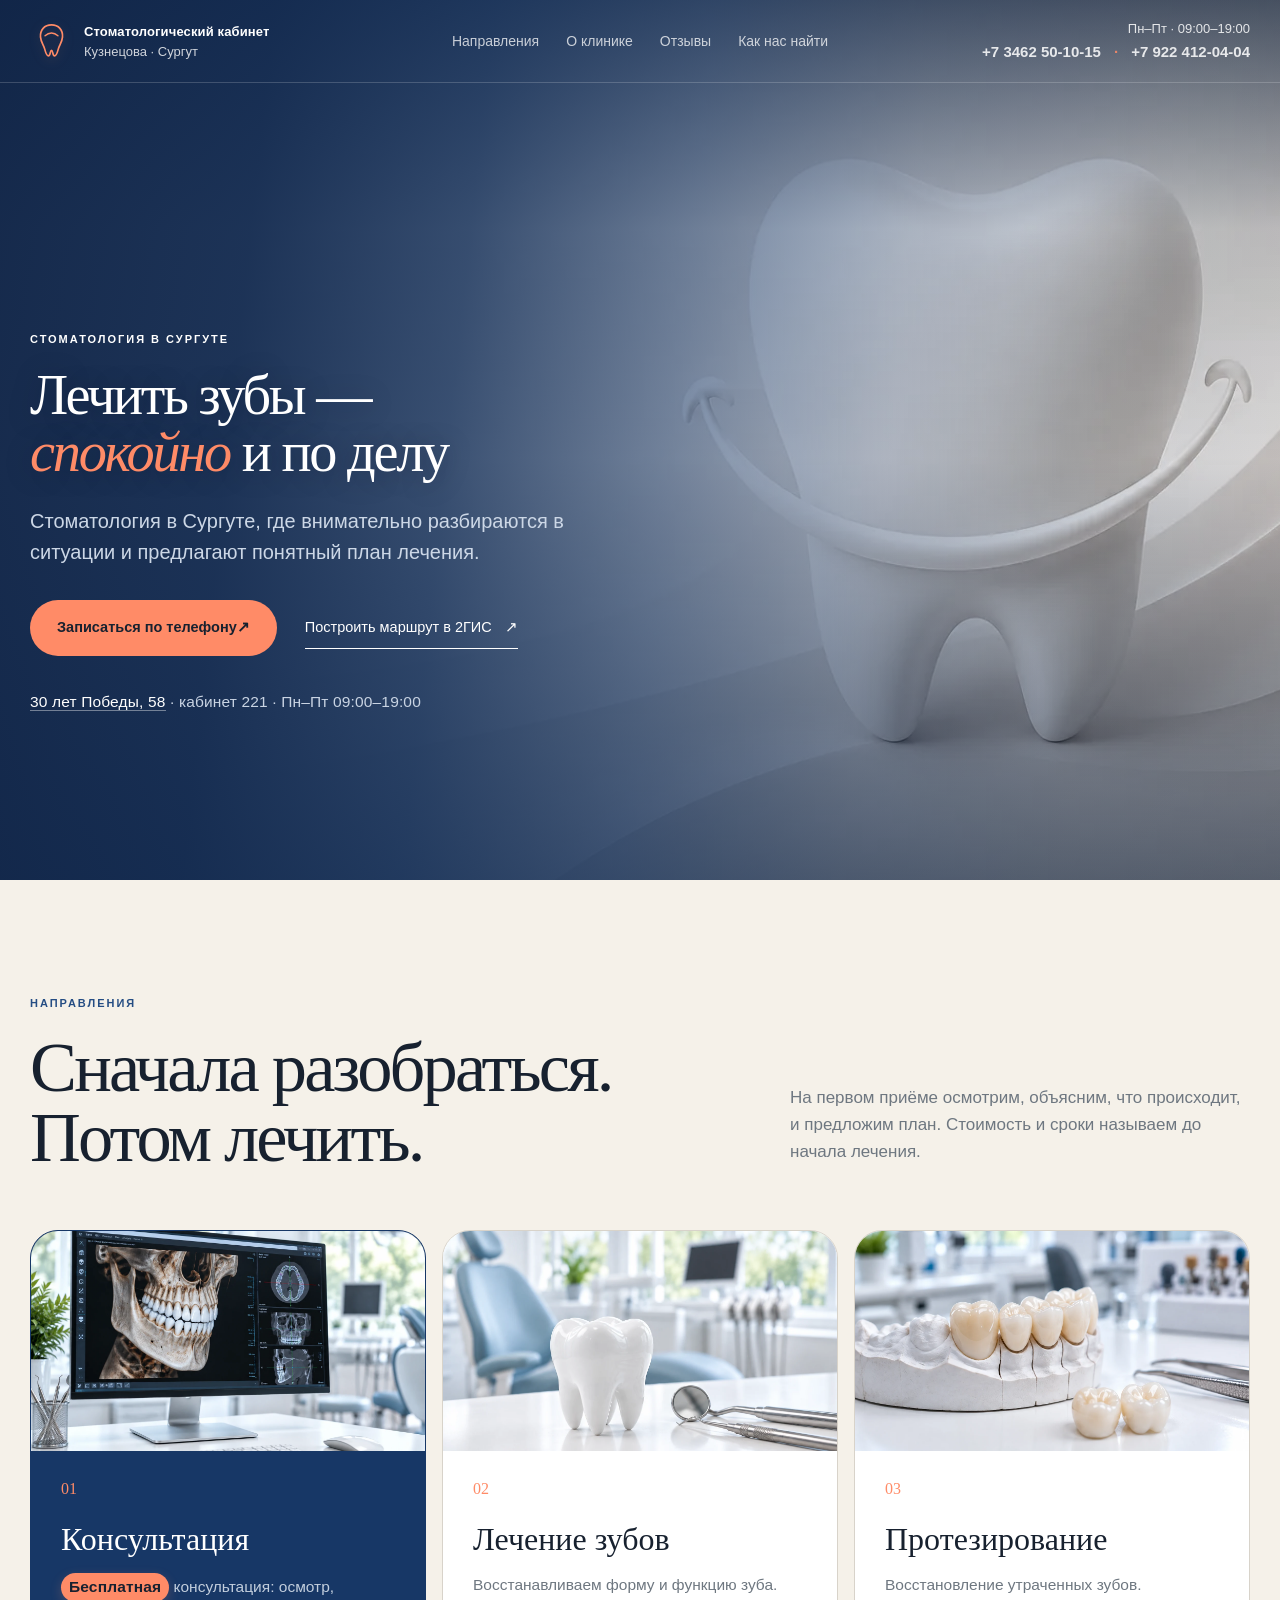
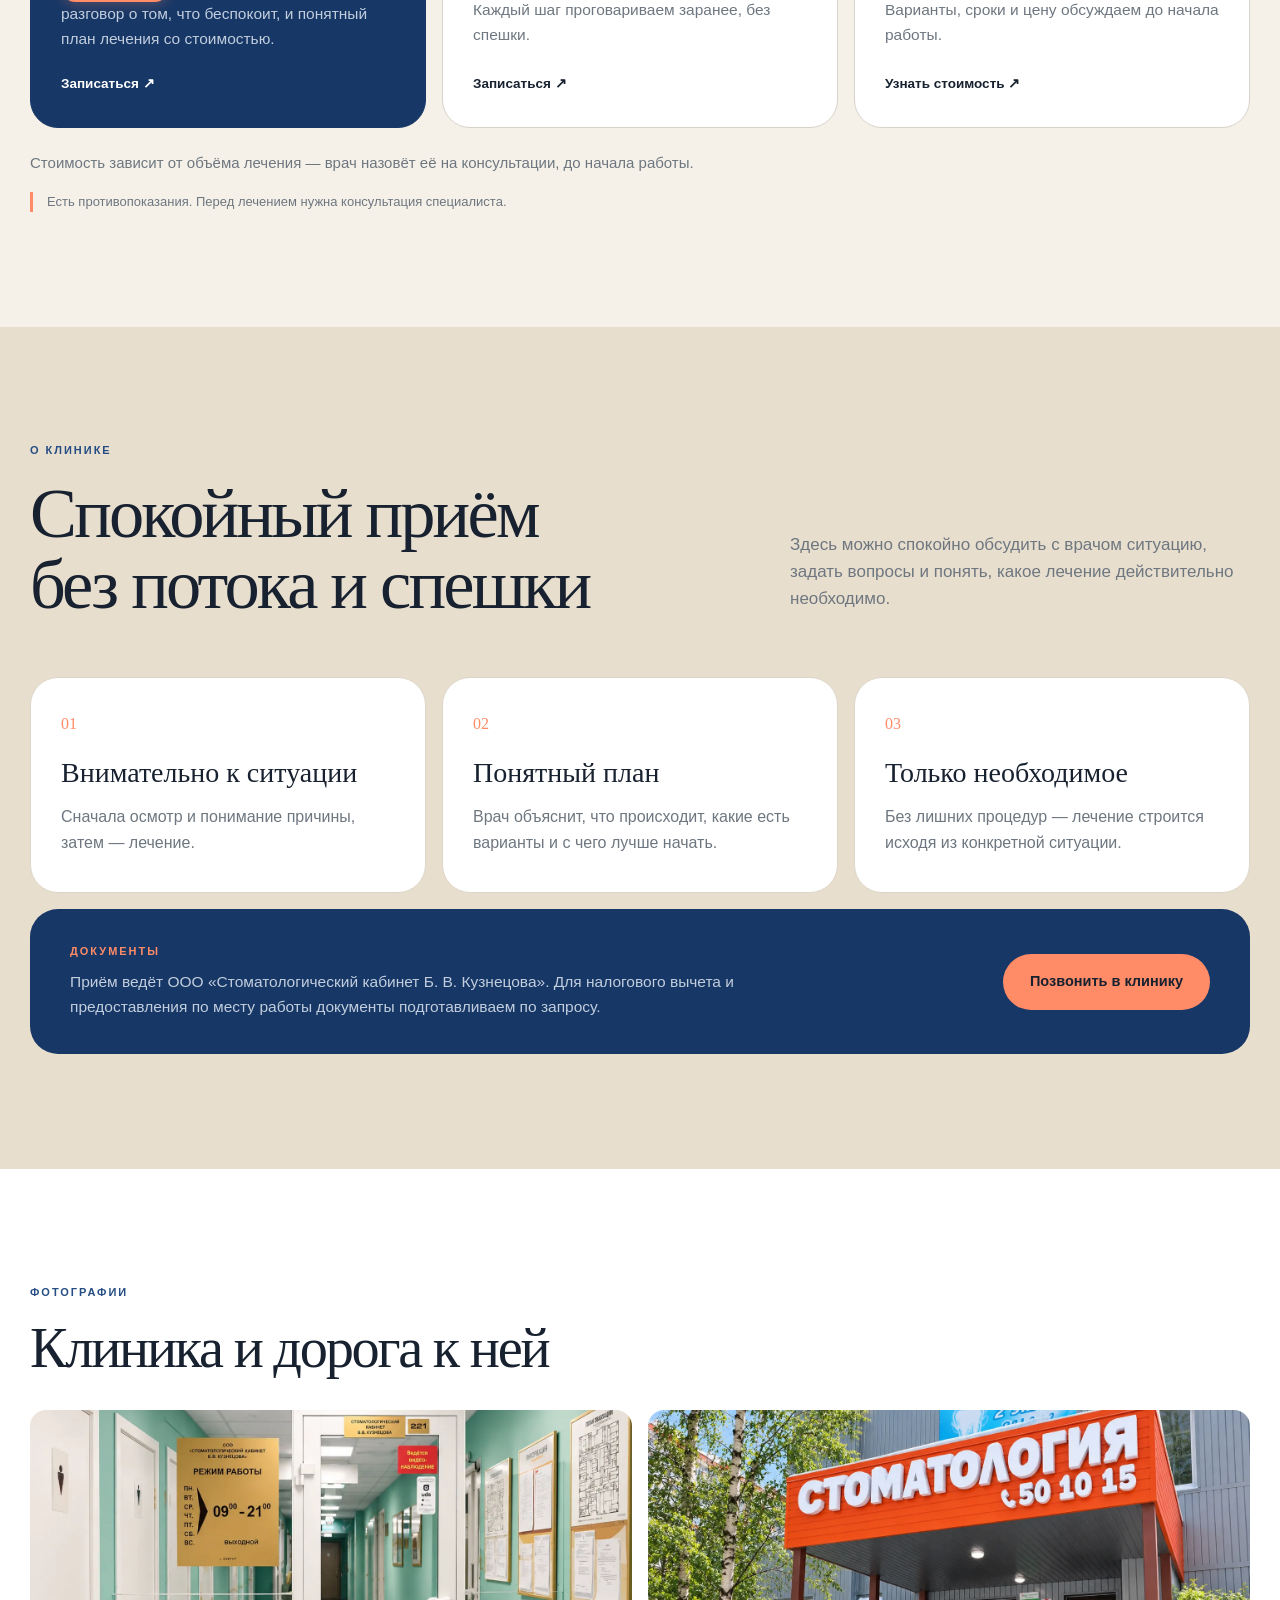
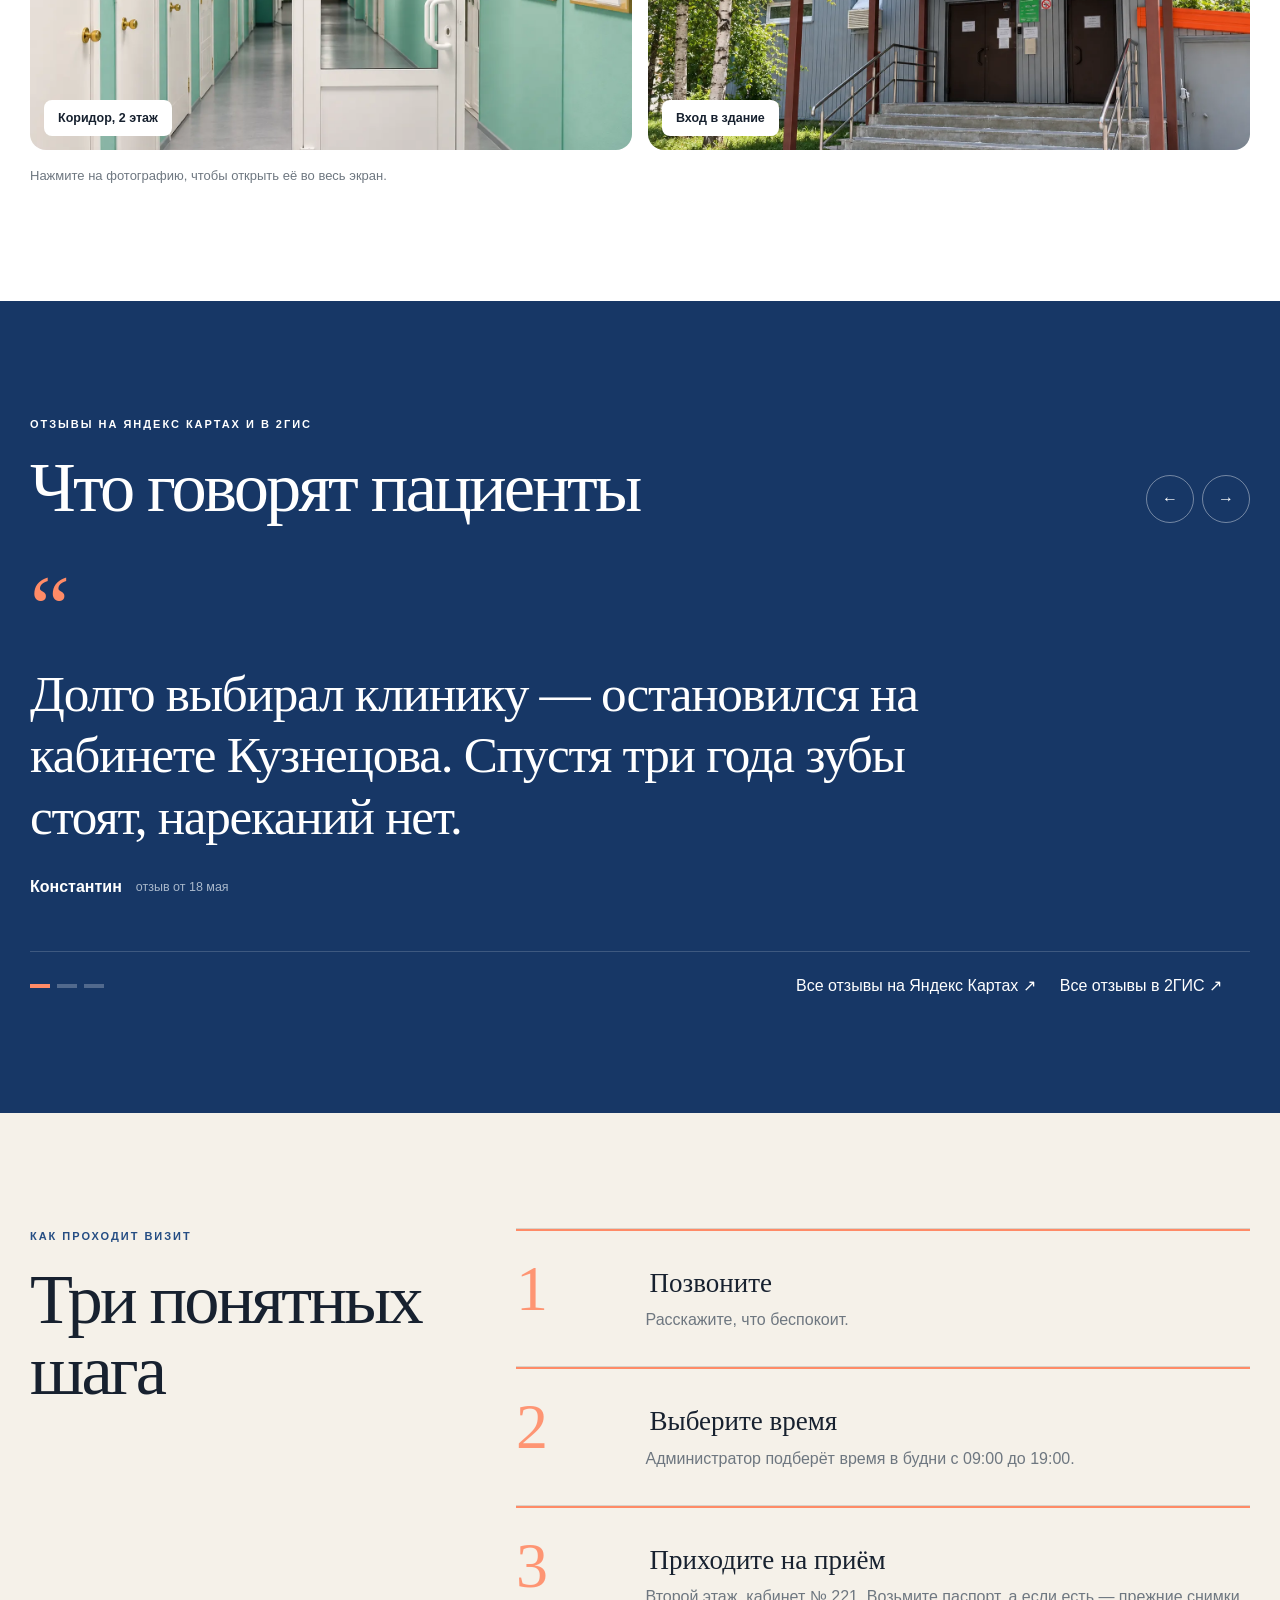
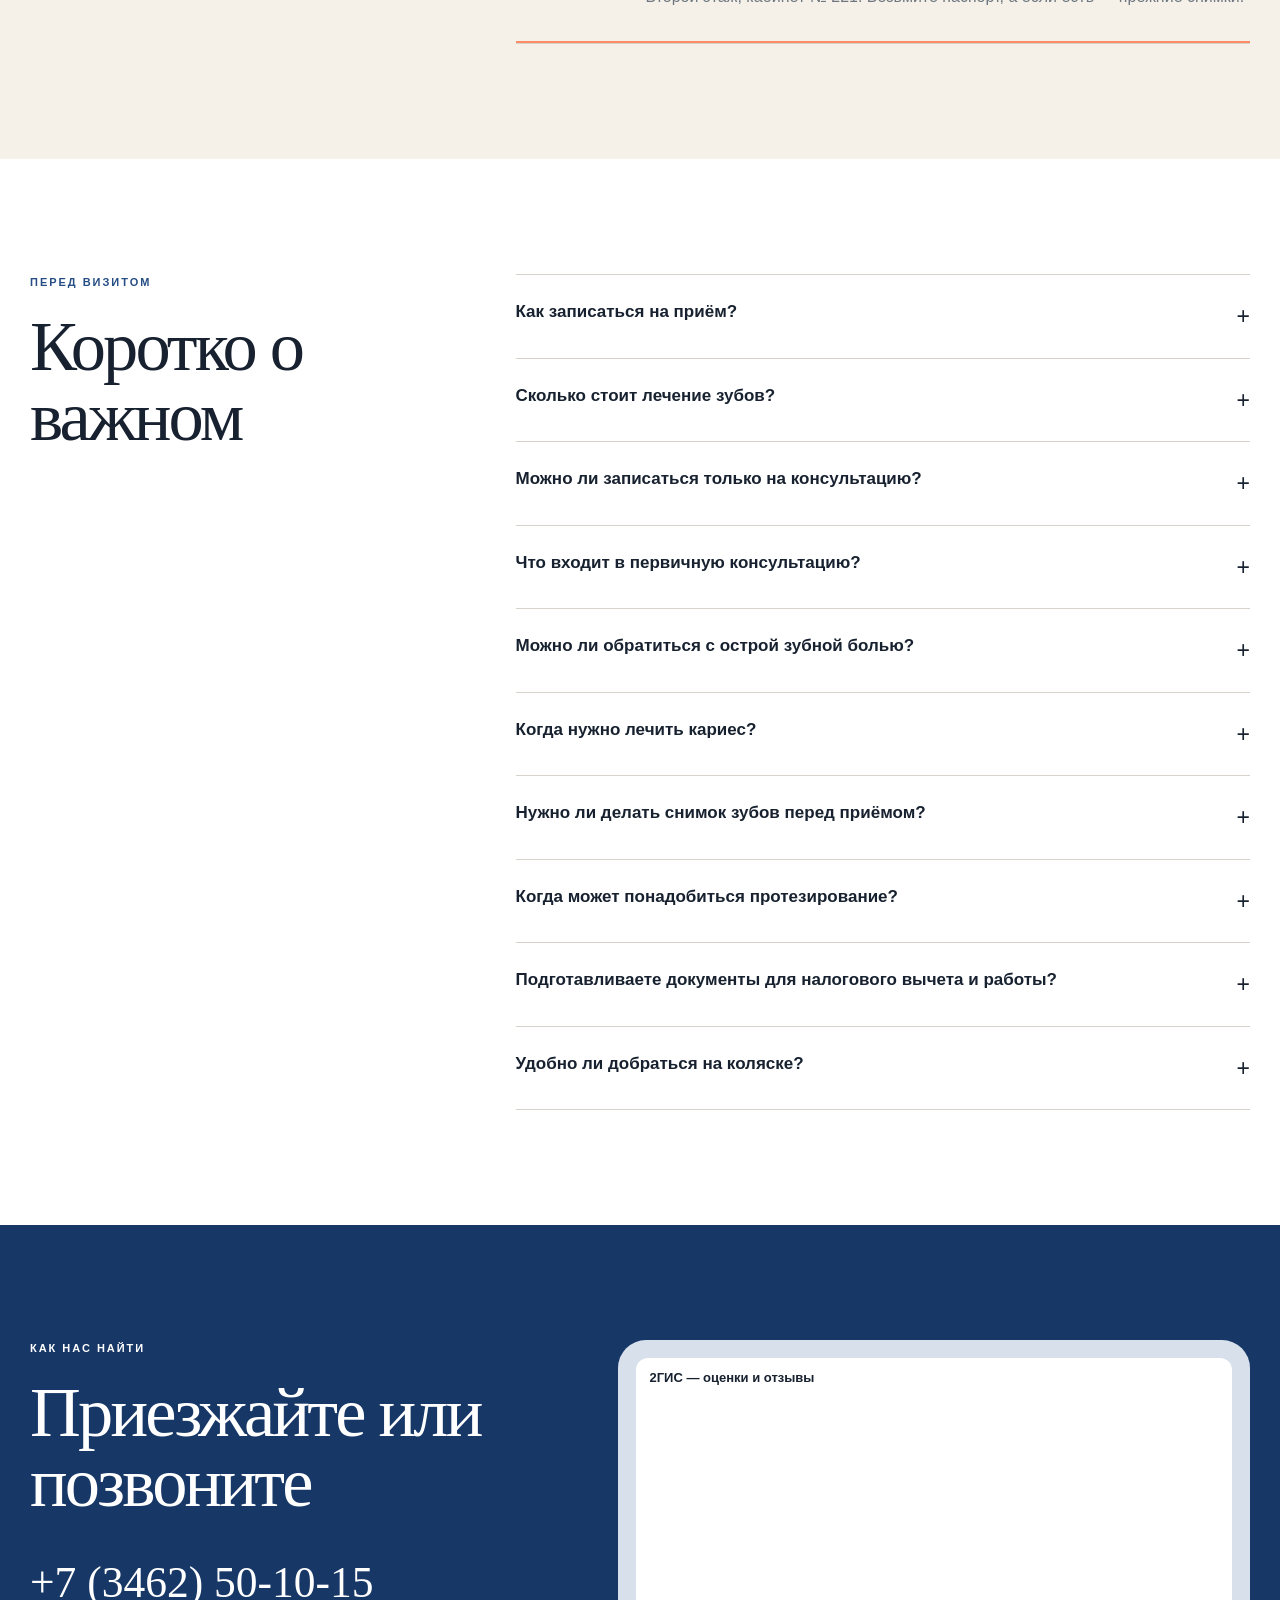
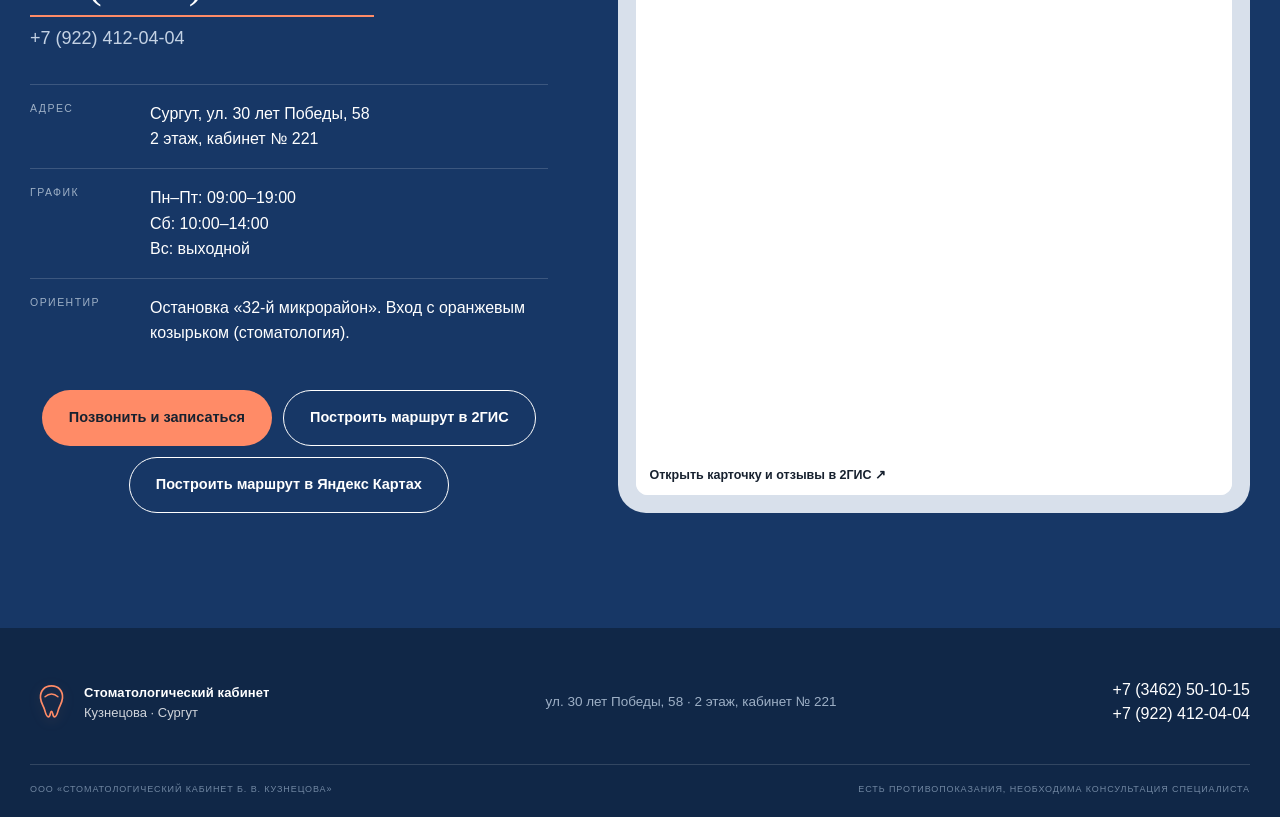
<file: index.html>
<!doctype html>
<html lang="ru" class="js">
<head>
  <meta charset="utf-8">
  <meta name="viewport" content="width=device-width, initial-scale=1">
  <meta name="description" content="Стоматология Б. В. Кузнецова в Сургуте: лечение зубов, протезирование, консультация. Приём по записи в будни, ул. 30 лет Победы, 58, кабинет № 221.">
  <meta name="theme-color" content="#173766">
  <title>Стоматология Б. В. Кузнецова — Сургут</title>
  <link rel="icon" href="data:image/svg+xml,%3Csvg xmlns='http://www.w3.org/2000/svg' viewBox='0 0 32 32'%3E%3Crect width='32' height='32' rx='7' fill='%23173766'/%3E%3Cpath d='M16 4c-6 0-9 4-8 10 1 4 3 5 4 9 1 3 2 5 4 5s1-5 2-5 1 5 3 5 3-2 4-5c1-4 3-5 4-9 1-6-2-10-8-10Z' fill='none' stroke='%23ff8b67' stroke-width='2'/%3E%3C/svg%3E">
  <link rel="stylesheet" href="styles.css">
  <script src="script.js" defer></script>
</head>
<body>
  <div class="preloader" aria-hidden="true"><div class="preloader-brand"><span class="preloader-tooth"><svg viewBox="0 0 96 112" role="img" aria-label="Зуб"><path d="M48 5C26 5 12 20 14 43c1.4 17 9.6 23.5 13 38.5C30.2 93 35 106 42 106c7 0 5.2-18 10-18s3 18 10 18c7 0 11.8-13 15-24.5C80.4 66.5 88.6 60 90 43 92 20 78 5 56 5Z"/><path d="M27 40c7-7 14-10 21-10s14 3 21 10"/></svg><i>+</i></span><strong>Стоматологическая клиника</strong><b>Кузнецова</b></div><span class="preloader-line"><i></i></span></div>
  <div class="scroll-progress" id="scrollProgress" aria-hidden="true"></div>
  <a class="skip-link" href="#main">К содержанию</a>
  <header class="site-header" id="top">
    <div class="container header-row">
      <a class="logo" href="#top" aria-label="Стоматологический кабинет Кузнецова — на главную"><span class="logo-mark" aria-hidden="true"><svg viewBox="0 0 48 56" role="img"><path d="M24 3C13 3 6 11 7 22c.7 8 4.6 11.5 6.4 18.2 1.4 5.2 2.6 10.8 6 10.8 3 0 2.4-8.7 4.6-8.7s1.6 8.7 4.6 8.7c3.4 0 4.6-5.6 6-10.8C36.4 33.5 40.3 30 41 22 42 11 35 3 24 3Z" fill="none" stroke="currentColor" stroke-width="2.6"/><path d="M14 20c3.2-3 6.5-4.5 10-4.5S30.8 17 34 20" fill="none" stroke="currentColor" stroke-width="2.2" stroke-linecap="round"/></svg></span><span><b>Стоматологический кабинет</b><small>Кузнецова · Сургут</small></span></a>
      <button class="menu-toggle" type="button" aria-expanded="false" aria-controls="nav" aria-label="Открыть меню"><span></span><span></span></button>
      <nav id="nav" class="main-nav" aria-label="Основная навигация"><a href="#care">Направления</a><a href="#clinic">О клинике</a><a href="#reviews">Отзывы</a><a href="#contacts">Как нас найти</a></nav>
      <div class="header-call"><small>Пн–Пт · 09:00–19:00</small><span class="header-phones"><a href="tel:+73462501015">+7 3462 50-10-15</a><a href="tel:+79224120404">+7 922 412-04-04</a></span></div>
    </div>
  </header>

  <main id="main">
    <section class="hero">
      <img class="hero-photo" src="assets/images/hero-1.webp" alt="" width="1672" height="941" fetchpriority="high">
      <div class="hero-veil" aria-hidden="true"></div>
      <div class="container hero-inner">
        <div class="hero-copy reveal">
          <p class="eyebrow">Стоматология в Сургуте</p>
          <h1>Лечить зубы —<br><em>спокойно</em> и по делу</h1>
          <p class="hero-lead">Стоматология в Сургуте, где внимательно разбираются в ситуации и предлагают понятный план лечения.</p>
          <div class="hero-actions"><a class="button button-accent" href="tel:+73462501015">Записаться по телефону <span>↗</span></a><a class="plain-link" href="https://2gis.ru/surgut/firm/5489290326837614" target="_blank" rel="noopener">Построить маршрут в 2ГИС <span>↗</span></a></div>
          <p class="hero-facts"><a href="https://2gis.ru/surgut/firm/5489290326837614" target="_blank" rel="noopener">30 лет Победы, 58</a> · кабинет 221 · Пн–Пт 09:00–19:00</p>
        </div>
      </div>
    </section>

    <section class="section care" id="care">
      <div class="container">
        <div class="heading-row reveal"><div><p class="eyebrow blue">Направления</p><h2>Сначала разобраться.<br>Потом лечить.</h2></div><p>На первом приёме осмотрим, объясним, что происходит, и предложим план. Стоимость и сроки называем до начала лечения.</p></div>
        <!-- ДЕМОНСТРАЦИОННЫЕ ФОТО (consult-1, treatment-1, prosthetics-1): заменить на съёмку клиники. -->
        <div class="care-grid">
          <article class="care-card dark reveal"><img src="assets/images/consult-1.webp" alt="Компьютерная томограмма челюсти на мониторе в кабинете" width="1536" height="1024" loading="lazy"><div class="care-body"><span class="care-num">01</span><h3>Консультация</h3><p><strong class="free-consult">Бесплатная</strong> консультация: осмотр, разговор о том, что беспокоит, и понятный план лечения со стоимостью.</p><a href="tel:+73462501015">Записаться ↗</a></div></article>
          <article class="care-card reveal"><img src="assets/images/treatment-1.webp" alt="Модель зуба и стоматологические инструменты в кабинете" width="1536" height="1024" loading="lazy"><div class="care-body"><span class="care-num">02</span><h3>Лечение зубов</h3><p>Восстанавливаем форму и функцию зуба. Каждый шаг проговариваем заранее, без спешки.</p><a href="tel:+73462501015">Записаться ↗</a></div></article>
          <article class="care-card reveal"><img src="assets/images/prosthetics-1.webp" alt="Гипсовая модель челюсти с коронками" width="1536" height="1024" loading="lazy"><div class="care-body"><span class="care-num">03</span><h3>Протезирование</h3><p>Восстановление утраченных зубов. Варианты, сроки и цену обсуждаем до начала работы.</p><a href="tel:+73462501015">Узнать стоимость ↗</a></div></article>
        </div>
        <p class="price-line reveal">Стоимость зависит от объёма лечения — врач назовёт её на консультации, до начала работы.</p>
        <p class="disclaimer reveal">Есть противопоказания. Перед лечением нужна консультация специалиста.</p>
      </div>
    </section>

    <section class="section clinic" id="clinic">
      <div class="container">
        <div class="heading-row reveal"><div><p class="eyebrow blue">О клинике</p><h2>Спокойный приём<br>без потока и спешки</h2></div><p>Здесь можно спокойно обсудить с врачом ситуацию, задать вопросы и понять, какое лечение действительно необходимо.</p></div>
        <div class="clinic-cards">
          <article class="clinic-card reveal"><span class="care-num">01</span><h3>Внимательно к ситуации</h3><p>Сначала осмотр и понимание причины, затем — лечение.</p></article>
          <article class="clinic-card reveal"><span class="care-num">02</span><h3>Понятный план</h3><p>Врач объяснит, что происходит, какие есть варианты и с чего лучше начать.</p></article>
          <article class="clinic-card reveal"><span class="care-num">03</span><h3>Только необходимое</h3><p>Без лишних процедур — лечение строится исходя из конкретной ситуации.</p></article>
        </div>
        <div class="docs-band reveal">
          <div><p class="eyebrow">Документы</p><p>Приём ведёт ООО «Стоматологический кабинет Б. В. Кузнецова». Для налогового вычета и предоставления по месту работы документы подготавливаем по запросу.</p></div>
          <a class="button button-accent" href="tel:+73462501015">Позвонить в клинику</a>
        </div>
      </div>
    </section>

    <section class="section gallery" id="gallery">
      <div class="container">
        <div class="gallery-head reveal"><p class="eyebrow blue">Фотографии</p><h2>Клиника и дорога к ней</h2></div>
        <div class="gallery-track reveal">
          <button class="photo-card" type="button" data-photo="0"><img src="assets/images/gallery-1.webp" alt="Коридор второго этажа и дверь кабинета № 221" width="1448" height="1086" loading="lazy"><span>Коридор, 2 этаж</span></button>
          <button class="photo-card" type="button" data-photo="1"><img src="assets/images/gallery-2.webp" alt="Вход в здание с вывеской «Стоматология»" width="1448" height="1086" loading="lazy"><span>Вход в здание</span></button>
        </div>
        <p class="gallery-hint">Нажмите на фотографию, чтобы открыть её во весь экран.</p>
      </div>
    </section>

    <section class="section reviews" id="reviews">
      <div class="container">
        <div class="heading-row light reveal"><div><p class="eyebrow">Отзывы на Яндекс Картах и в 2ГИС</p><h2>Что говорят пациенты</h2></div><div class="review-controls"><button class="review-prev" type="button" aria-label="Предыдущий отзыв">←</button><button class="review-next" type="button" aria-label="Следующий отзыв">→</button></div></div>
        <div class="review-stage reveal" aria-live="polite">
          <article class="review-slide active"><div class="quote">“</div><p>Долго выбирал клинику — остановился на кабинете Кузнецова. Спустя три года зубы стоят, нареканий нет.</p><footer><b>Константин</b><span>отзыв от 18 мая</span></footer></article>
          <article class="review-slide"><div class="quote">“</div><p>Много лет прохожу здесь лечение и протезирование. Высокий профессионализм врача, внимательное отношение, вежливый администратор.</p><footer><b>Татьяна Л.</b><span>отзыв от 5 марта 2024</span></footer></article>
          <article class="review-slide"><div class="quote">“</div><p>Я не ожидал, что увижу свою улыбку — ту самую, что была. А мне её вернули.</p><footer><b>Максим Бабичев</b><span>отзыв от 12 июля 2024</span></footer></article>
        </div>
        <div class="review-footer"><div class="review-dots" aria-label="Выбор отзыва"><button class="active" type="button" aria-label="Отзыв 1"></button><button type="button" aria-label="Отзыв 2"></button><button type="button" aria-label="Отзыв 3"></button></div><div class="review-links"><a href="https://yandex.ru/maps/org/stomatologiya_b_v_kuznetsova/126343103693/" target="_blank" rel="noopener">Все отзывы на Яндекс Картах ↗</a><a href="https://2gis.ru/surgut/firm/5489290326837614" target="_blank" rel="noopener">Все отзывы в 2ГИС ↗</a></div></div>
      </div>
    </section>

    <section class="section route">
      <div class="container route-grid">
        <div class="route-copy reveal"><p class="eyebrow blue">Как проходит визит</p><h2>Три понятных шага</h2></div>
        <ol class="steps"><li class="reveal"><span>1</span><div><h3>Позвоните</h3><p>Расскажите, что беспокоит.</p></div></li><li class="reveal"><span>2</span><div><h3>Выберите время</h3><p>Администратор подберёт время в будни с 09:00 до 19:00.</p></div></li><li class="reveal"><span>3</span><div><h3>Приходите на приём</h3><p>Второй этаж, кабинет № 221. Возьмите паспорт, а если есть — прежние снимки.</p></div></li></ol>
      </div>
    </section>

    <section class="section faq" id="faq">
      <div class="container faq-grid"><div class="faq-heading reveal"><p class="eyebrow blue">Перед визитом</p><h2>Коротко о важном</h2></div><div class="accordion">
        <article class="faq-item reveal"><button type="button" aria-expanded="false"><span>Как записаться на приём?</span><i>+</i></button><div class="faq-answer"><p>Позвоните по номеру +7 (3462) 50-10-15 в рабочие часы — администратор подберёт удобное время.</p></div></article>
        <article class="faq-item reveal"><button type="button" aria-expanded="false"><span>Сколько стоит лечение зубов?</span><i>+</i></button><div class="faq-answer"><p>Стоимость зависит от состояния зубов, объёма лечения и выбранного метода. Точную стоимость врач определит после осмотра и составления плана лечения.</p></div></article>
        <article class="faq-item reveal"><button type="button" aria-expanded="false"><span>Можно ли записаться только на консультацию?</span><i>+</i></button><div class="faq-answer"><p>Да. На консультации врач проведёт осмотр, оценит состояние зубов и полости рта, ответит на вопросы и при необходимости предложит дальнейший план лечения.</p></div></article>
        <article class="faq-item reveal"><button type="button" aria-expanded="false"><span>Что входит в первичную консультацию?</span><i>+</i></button><div class="faq-answer"><p>Первичный приём обычно включает осмотр и обсуждение жалоб. При необходимости врач рекомендует дополнительную диагностику, после чего определяет дальнейшую тактику лечения.</p></div></article>
        <article class="faq-item reveal"><button type="button" aria-expanded="false"><span>Можно ли обратиться с острой зубной болью?</span><i>+</i></button><div class="faq-answer"><p>Да, при острой боли лучше обратиться к стоматологу как можно раньше. Возможность приёма зависит от расписания врача, поэтому предварительно свяжитесь с клиникой.</p></div></article>
        <article class="faq-item reveal"><button type="button" aria-expanded="false"><span>Когда нужно лечить кариес?</span><i>+</i></button><div class="faq-answer"><p>Кариес желательно лечить на ранней стадии, не дожидаясь сильной боли. Чем раньше обнаружена проблема, тем меньше объём лечения обычно требуется.</p></div></article>
        <article class="faq-item reveal"><button type="button" aria-expanded="false"><span>Нужно ли делать снимок зубов перед приёмом?</span><i>+</i></button><div class="faq-answer"><p>Заранее делать снимок самостоятельно не обязательно. После осмотра врач определит, нужна ли дополнительная диагностика и какой именно снимок потребуется.</p></div></article>
        <article class="faq-item reveal"><button type="button" aria-expanded="false"><span>Когда может понадобиться протезирование?</span><i>+</i></button><div class="faq-answer"><p>Протезирование может потребоваться при значительном разрушении или отсутствии зубов. Подходящий способ восстановления врач подбирает индивидуально после осмотра.</p></div></article>
        <article class="faq-item reveal"><button type="button" aria-expanded="false"><span>Подготавливаете документы для налогового вычета и работы?</span><i>+</i></button><div class="faq-answer"><p>Да, для налогового вычета и предоставления по месту работы документы подготавливаем по запросу. Предупредите администратора при записи.</p></div></article>
        <article class="faq-item reveal"><button type="button" aria-expanded="false"><span>Удобно ли добраться на коляске?</span><i>+</i></button><div class="faq-answer"><p>Кабинет на втором этаже, вход в здание — по ступеням, без пандуса. Позвоните заранее, если нужна помощь.</p></div></article>
      </div></div>
    </section>

    <section class="section contacts" id="contacts">
      <div class="container contacts-grid">
        <div class="contacts-copy reveal"><p class="eyebrow">Как нас найти</p><h2>Приезжайте или позвоните</h2><a class="big-phone" href="tel:+73462501015">+7 (3462) 50-10-15</a><a class="secondary-phone" href="tel:+79224120404">+7 (922) 412-04-04</a><dl><div><dt>Адрес</dt><dd>Сургут, ул. 30 лет Победы, 58<br>2 этаж, кабинет № 221</dd></div><div><dt>График</dt><dd>Пн–Пт: 09:00–19:00<br>Сб: 10:00–14:00<br>Вс: выходной</dd></div><div><dt>Ориентир</dt><dd>Остановка «32-й микрорайон». Вход с оранжевым козырьком (стоматология).</dd></div></dl><div class="contact-buttons"><a class="button button-accent" href="tel:+73462501015">Позвонить и записаться</a><a class="button button-outline" href="https://2gis.ru/surgut/firm/5489290326837614" target="_blank" rel="noopener">Построить маршрут в 2ГИС</a><a class="button button-outline" href="https://yandex.ru/maps/org/stomatologiya_b_v_kuznetsova/126343103693/" target="_blank" rel="noopener">Построить маршрут в Яндекс Картах</a></div></div>
        <div class="map-wrap reveal"><div class="map-panel"><p>2ГИС — оценки и отзывы</p><iframe title="Стоматология Б. В. Кузнецова на карте 2ГИС" src="https://widgets.2gis.com/widget?options=%7B%22pos%22%3A%7B%22lat%22%3A61.255408%2C%22lon%22%3A73.441751%2C%22zoom%22%3A16%7D%2C%22opt%22%3A%7B%22city%22%3A%22surgut%22%7D%2C%22org%22%3A%225489290326837614%22%7D&type=firmsonmap" loading="lazy" allowfullscreen></iframe><a href="https://2gis.ru/surgut/firm/5489290326837614" target="_blank" rel="noopener">Открыть карточку и отзывы в 2ГИС ↗</a></div></div>
      </div>
    </section>
  </main>

  <footer class="site-footer"><div class="container footer-top"><a class="logo" href="#top"><span class="logo-mark" aria-hidden="true"><svg viewBox="0 0 48 56" role="img"><path d="M24 3C13 3 6 11 7 22c.7 8 4.6 11.5 6.4 18.2 1.4 5.2 2.6 10.8 6 10.8 3 0 2.4-8.7 4.6-8.7s1.6 8.7 4.6 8.7c3.4 0 4.6-5.6 6-10.8C36.4 33.5 40.3 30 41 22 42 11 35 3 24 3Z" fill="none" stroke="currentColor" stroke-width="2.6"/><path d="M14 20c3.2-3 6.5-4.5 10-4.5S30.8 17 34 20" fill="none" stroke="currentColor" stroke-width="2.2" stroke-linecap="round"/></svg></span><span><b>Стоматологический кабинет</b><small>Кузнецова · Сургут</small></span></a><p>ул. 30 лет Победы, 58 · 2 этаж, кабинет № 221</p><span><a href="tel:+73462501015">+7 (3462) 50-10-15</a><br><a href="tel:+79224120404">+7 (922) 412-04-04</a></span></div><div class="container footer-bottom"><span>ООО «Стоматологический кабинет Б. В. Кузнецова»</span><span>Есть противопоказания, необходима консультация специалиста</span></div></footer>

  <div class="lightbox" role="dialog" aria-modal="true" aria-hidden="true" aria-label="Просмотр фотографии"><button class="lightbox-close" type="button" aria-label="Закрыть">×</button><button class="lightbox-prev" type="button" aria-label="Предыдущая фотография">←</button><figure><img src="assets/images/gallery-1.webp" alt=""><figcaption></figcaption></figure><button class="lightbox-next" type="button" aria-label="Следующая фотография">→</button></div>
  <a class="mobile-call" href="tel:+73462501015"><span>Записаться</span><b>50-10-15</b></a>
</body>
</html>
</file>
<file: styles.css>
:root{--blue:#173766;--blue2:#254d83;--paper:#f5f1e9;--cream:#e8dece;--ink:#17212f;--muted:#6e7780;--coral:#ff8b67;--white:#fff;--line:#d8d3ca;--max:1220px;--radius:28px}
*{box-sizing:border-box}html{scroll-behavior:smooth}body{margin:0;background:var(--paper);color:var(--ink);font-family:"Segoe UI",Arial,sans-serif;line-height:1.5;overflow-x:hidden}body.menu-open,body.lightbox-open{overflow:hidden}img{display:block;max-width:100%}a{color:inherit;text-decoration:none}button{font:inherit;color:inherit}.container{width:min(calc(100% - 48px),var(--max));margin-inline:auto}.skip-link{position:fixed;top:-80px;left:16px;background:var(--coral);padding:12px 18px;z-index:300;border-radius:8px}.skip-link:focus{top:12px}
.site-header{position:fixed;z-index:100;inset:0 0 auto;color:#fff;border-bottom:1px solid rgba(255,255,255,.18);transition:.25s}.site-header.scrolled{background:rgba(23,55,102,.97);backdrop-filter:blur(12px)}.header-row{height:82px;display:flex;align-items:center;gap:30px}.logo{display:flex;align-items:center;gap:12px;min-width:max-content;line-height:1}.logo-sign{width:45px;height:45px;border-radius:50%;border:1px solid currentColor;display:grid;place-items:center;font-family:Georgia,serif;font-size:12px}.logo b{display:block;text-transform:uppercase;letter-spacing:.11em;font-size:13px}.logo small{display:block;margin-top:7px;font-size:13px;opacity:.8}.main-nav{display:flex;gap:27px;margin-left:auto;font-size:14px}.main-nav a{opacity:.75;transition:.2s}.main-nav a:hover{opacity:1;color:var(--coral)}.header-call{display:flex;flex-direction:column;align-items:flex-end}.header-call small{font-size:13px;opacity:.85}.header-call b{font-size:16px;margin-top:3px}.menu-toggle{display:none;width:44px;height:44px;background:none;border:0}.menu-toggle span{display:block;height:2px;background:currentColor;margin:7px 0}
.hero{position:relative;isolation:isolate;display:flex;flex-direction:column;overflow:hidden;background:var(--blue);color:#fff;padding:210px 0 46px;min-height:min(100svh,880px)}.hero-photo{position:absolute;inset:0;z-index:-2;width:100%;height:100%;object-fit:cover;object-position:58% 62%;filter:saturate(.55)}.hero-veil{position:absolute;inset:0;z-index:-1;background:linear-gradient(96deg,rgba(15,36,71,.97) 0%,rgba(17,41,79,.94) 20%,rgba(20,48,90,.82) 36%,rgba(23,55,102,.55) 52%,rgba(23,55,102,.26) 68%,rgba(23,55,102,.1) 84%,rgba(23,55,102,.04) 100%),linear-gradient(180deg,rgba(10,24,47,.7) 0%,rgba(10,24,47,.12) 26%,rgba(10,24,47,.05) 52%,rgba(10,24,47,.62) 100%)}.hero-inner{position:relative;flex:1;display:flex;align-items:center}.eyebrow{text-transform:uppercase;letter-spacing:.18em;font-size:11px;font-weight:800;margin:0 0 20px}.eyebrow.blue{color:var(--blue2)}h1,h2{font-family:Georgia,"Times New Roman",serif;font-weight:400;letter-spacing:-.04em;line-height:1}.hero h1{font-size:clamp(44px,4.4vw,70px);margin:0 0 26px;text-shadow:0 2px 26px rgba(8,20,40,.35)}.hero h1 em{font-weight:400;color:var(--coral)}.hero-lead{font-size:20px;line-height:1.55;color:#ccd7e6;max-width:660px;margin-bottom:32px}.hero-actions{display:flex;align-items:center;gap:28px}.button{display:inline-flex;align-items:center;justify-content:center;min-height:56px;padding:0 26px;border-radius:999px;border:1px solid transparent;font-size:14.5px;font-weight:800;transition:.2s}.button:hover{transform:translateY(-2px)}.button-accent{background:var(--coral);color:var(--ink)}.button-dark{background:var(--blue);color:#fff}.button-outline{border-color:currentColor}.plain-link{display:inline-flex;gap:13px;align-items:center;padding:10px 0;border-bottom:1px solid currentColor;font-size:14.5px}.dark-link{color:var(--blue)}.hero-copy{max-width:620px}.hero-facts{margin:34px 0 0;font-size:15.5px;color:#c9d4e3;letter-spacing:.01em}.hero-facts a{color:#fff;border-bottom:1px solid rgba(255,255,255,.4);transition:.2s}.hero-facts a:hover{border-color:var(--coral);color:var(--coral)}
.section{padding:115px 0}.heading-row{display:grid;grid-template-columns:1.2fr .8fr;gap:70px;align-items:end;margin-bottom:58px}.heading-row h2,.contacts-copy h2,.route-copy h2,.faq-heading h2{font-size:clamp(48px,5.5vw,78px);margin:0}.heading-row>p{max-width:460px;color:var(--muted);font-size:17px;line-height:1.6;margin:0 0 7px}.care-grid{display:grid;grid-template-columns:repeat(3,1fr);gap:16px}.care-card{background:#fff;border-radius:var(--radius);overflow:hidden;display:flex;flex-direction:column;border:1px solid var(--line)}.care-card>img{width:100%;height:220px;object-fit:cover;transition:transform .5s}.care-card:hover>img{transform:scale(1.04)}.care-body{display:flex;flex-direction:column;flex:1;padding:26px 30px 30px}.care-card.dark{background:var(--blue);color:#fff;border-color:var(--blue)}.care-num{font-family:Georgia,serif;color:var(--coral)}.care-card h3{font-family:Georgia,serif;font-size:32px;font-weight:400;margin:14px 0 10px}.care-card p{color:var(--muted);font-size:15.5px;line-height:1.6;margin:0 0 22px}.care-card.dark p{color:#c2cedd}.care-card a{margin-top:auto;font-size:13.5px;font-weight:800}.price-line{margin:24px 0 0;font-size:15px;color:var(--muted)}.disclaimer{margin:18px 0 0;font-size:13px;color:var(--muted);border-left:3px solid var(--coral);padding-left:14px}
.gallery{background:#fff}.gallery-head{margin-bottom:34px}.gallery-head h2{font-family:Georgia,"Times New Roman",serif;font-weight:400;letter-spacing:-.04em;line-height:1;font-size:clamp(40px,4.4vw,62px);margin:0}.gallery-track{display:grid;grid-template-columns:1fr 1fr;gap:16px}.photo-card{position:relative;border:0;padding:0;overflow:hidden;border-radius:16px;background:#ddd;cursor:zoom-in;height:340px}.photo-card img{width:100%;height:100%;object-fit:cover;transition:transform .4s}.photo-card:hover img{transform:scale(1.04)}.photo-card span{position:absolute;left:14px;bottom:14px;background:#fff;padding:9px 14px;border-radius:8px;font-size:12.5px;font-weight:800}.gallery-hint{margin:16px 0 0;font-size:13px;color:var(--muted)}
.clinic{background:var(--cream)}.clinic-cards{display:grid;grid-template-columns:repeat(3,1fr);gap:16px}.clinic-card{background:#fff;border:1px solid #ddd5c8;border-radius:var(--radius);padding:34px 30px}.clinic-card h3{font-family:Georgia,serif;font-size:28px;font-weight:400;margin:16px 0 10px}.clinic-card p{margin:0;color:var(--muted);font-size:16px;line-height:1.6}.docs-band{display:grid;grid-template-columns:1fr auto;gap:36px;align-items:center;margin-top:16px;padding:34px 40px;border-radius:var(--radius);background:var(--blue);color:#fff}.docs-band .eyebrow{margin-bottom:10px;color:var(--coral)}.docs-band p:last-child{margin:0;max-width:780px;font-size:15.5px;line-height:1.6;color:#c2cedd}
.reviews{background:var(--blue);color:#fff}.heading-row.light{grid-template-columns:1fr auto}.heading-row.light h2{font-size:clamp(48px,5.5vw,78px)}.review-controls{display:flex;gap:8px}.review-controls button{width:48px;height:48px;border-radius:50%;background:transparent;border:1px solid rgba(255,255,255,.4);color:#fff;cursor:pointer}.review-stage{min-height:370px}.review-slide{display:none;max-width:980px}.review-slide.active{display:block}.quote{font-family:Georgia,serif;color:var(--coral);font-size:90px;line-height:.6}.review-slide>p{font-family:Georgia,serif;font-size:clamp(30px,4vw,53px);line-height:1.2;letter-spacing:-.025em;margin:28px 0}.review-slide footer{display:flex;gap:14px;align-items:center}.review-slide footer span{font-size:12.5px;color:#a9b8cb}.review-footer{display:grid;grid-template-columns:auto 1fr auto;gap:28px;align-items:center;border-top:1px solid rgba(255,255,255,.17);padding-top:22px}.review-footer>p{font-size:10px;color:#a9b8cb;margin:0}.review-footer>a{font-size:13.5px;font-weight:800}.review-dots{display:flex;gap:7px}.review-dots button{width:20px;height:4px;border:0;background:rgba(255,255,255,.25);padding:0}.review-dots button.active{background:var(--coral)}
.route-grid{display:grid;grid-template-columns:.7fr 1.3fr;gap:90px}.steps{list-style:none;padding:0;margin:0}.steps li{display:grid;grid-template-columns:104px 1fr;gap:26px;align-items:start;padding:34px 0;border-top:1px solid var(--line)}.steps li:last-child{border-bottom:1px solid var(--line)}.steps>li>span{color:var(--coral);font-family:Georgia,"Times New Roman",serif;font-size:clamp(58px,5vw,86px);line-height:.82;letter-spacing:-.04em;opacity:.9}.steps h3{font-family:Georgia,serif;font-size:27px;font-weight:400;margin:0 0 5px}.steps p{margin:0;color:var(--muted);font-size:16px}
.faq{background:#fff}.faq-grid{display:grid;grid-template-columns:.7fr 1.3fr;gap:90px}.faq-item{border-top:1px solid var(--line)}.faq-item:last-child{border-bottom:1px solid var(--line)}.faq-item button{width:100%;padding:24px 0;border:0;background:none;display:flex;gap:20px;justify-content:space-between;text-align:left;font-size:17px;font-weight:700;cursor:pointer}.faq-item button i{font-style:normal;font-size:23px;font-weight:300;transition:.2s}.faq-item button[aria-expanded=true] i{transform:rotate(45deg)}.faq-answer{display:grid;grid-template-rows:0fr;transition:.3s}.faq-answer p{overflow:hidden;color:var(--muted);font-size:16px;line-height:1.65;margin:0;padding-right:50px}.faq-item.open .faq-answer{grid-template-rows:1fr}.faq-item.open .faq-answer p{padding-bottom:24px}
.contacts{background:var(--blue);color:#fff}.contacts-grid{display:grid;grid-template-columns:.9fr 1.1fr;gap:70px}.contacts-copy h2{margin-bottom:32px}.big-phone{display:inline-block;font-family:Georgia,serif;font-size:clamp(30px,3.4vw,48px);border-bottom:2px solid var(--coral);margin-bottom:36px}.contacts-copy dl{margin:0}.contacts-copy dl>div{display:grid;grid-template-columns:120px 1fr;padding:16px 0;border-top:1px solid rgba(255,255,255,.16)}.contacts-copy dt{font-size:10.5px;text-transform:uppercase;letter-spacing:.14em;color:#9eb0c6}.contacts-copy dd{margin:0;font-size:16px;line-height:1.6}.contact-buttons{display:flex;gap:11px;margin-top:28px}.map-wrap{position:relative;min-height:600px;border-radius:var(--radius);overflow:hidden;background:#d8e0eb}.map-wrap iframe{width:100%;height:100%;min-height:600px;border:0}.map-wrap>a{position:absolute;left:16px;bottom:16px;background:#fff;color:var(--ink);padding:11px 14px;border-radius:8px;font-size:12.5px;font-weight:800;box-shadow:0 8px 25px rgba(0,0,0,.15)}
.site-footer{background:#102747;color:#fff;padding:50px 0 20px}.footer-top{display:flex;justify-content:space-between;align-items:center;gap:30px}.footer-top p{font-size:13.5px;color:#9eb0c6;margin:0}.footer-top>a:last-child{font-family:Georgia,serif;font-size:23px}.footer-bottom{margin-top:38px;padding-top:18px;border-top:1px solid rgba(255,255,255,.14);display:flex;justify-content:space-between;font-size:9px;text-transform:uppercase;letter-spacing:.1em;color:#7187a2}
.lightbox{position:fixed;inset:0;z-index:300;background:rgba(8,16,29,.96);display:none;align-items:center;justify-content:center;padding:60px 90px;color:#fff}.lightbox.open{display:flex}.lightbox figure{margin:0;display:flex;flex-direction:column;align-items:center;max-width:1100px;max-height:92vh}.lightbox img{max-height:83vh;object-fit:contain}.lightbox figcaption{font-size:12.5px;color:#a9b8cb;margin-top:10px}.lightbox button{position:absolute;width:46px;height:46px;border-radius:50%;border:1px solid rgba(255,255,255,.4);background:transparent;color:#fff}.lightbox-close{right:22px;top:22px;font-size:25px}.lightbox-prev{left:22px;top:50%}.lightbox-next{right:22px;top:50%}.mobile-call{display:none}.reveal{opacity:0;transform:translateY(20px);transition:opacity .65s ease,transform .65s ease}.reveal.visible{opacity:1;transform:none}
@media(max-width:1000px){.header-call{display:none}.hero-veil{background:linear-gradient(100deg,rgba(15,36,71,.97) 0%,rgba(18,43,82,.92) 30%,rgba(21,50,94,.72) 50%,rgba(23,55,102,.42) 70%,rgba(23,55,102,.2) 100%),linear-gradient(180deg,rgba(10,24,47,.72) 0%,rgba(10,24,47,.2) 30%,rgba(10,24,47,.7) 100%)}.care-grid{grid-template-columns:1fr 1fr}.care-card:last-child{grid-column:1/-1}.clinic-cards{grid-template-columns:1fr 1fr}.clinic-cards article:last-child{grid-column:1/-1}.route-grid,.faq-grid,.contacts-grid{gap:48px}.review-slide>p{font-size:38px}}
@media(max-width:760px){.container{width:min(calc(100% - 32px),var(--max))}.site-header{background:rgba(23,55,102,.97)}.header-row{height:68px}.menu-toggle{display:block;margin-left:auto}.main-nav{position:fixed;inset:68px 0 auto;background:var(--blue);display:flex;flex-direction:column;padding:25px 16px 34px;transform:translateY(-130%);opacity:0;pointer-events:none;transition:.3s;border-top:1px solid rgba(255,255,255,.15)}.main-nav.open{transform:none;opacity:1;pointer-events:auto}.main-nav a{font-family:Georgia,serif;font-size:28px}.hero{padding:120px 0 34px;min-height:min(100svh,760px)}.heading-row,.route-grid,.faq-grid,.contacts-grid{grid-template-columns:1fr;gap:38px}.hero h1{font-size:clamp(46px,13vw,68px)}.hero-lead{font-size:16px}.hero-inner{padding:38px 0}.hero-actions{align-items:flex-start;flex-direction:column;gap:10px}.clinic-points li{grid-template-columns:1fr;gap:4px}.section{padding:78px 0}.heading-row{margin-bottom:38px}.heading-row h2,.contacts-copy h2,.route-copy h2,.faq-heading h2{font-size:clamp(44px,13vw,62px)}.care-grid{grid-template-columns:1fr}.care-card:last-child{grid-column:auto}.care-card>img{height:200px}.gallery-track{grid-template-columns:1fr}.photo-card{height:300px}.clinic-cards{grid-template-columns:1fr}.docs-band{grid-template-columns:1fr;padding:28px}.docs-band .button{justify-self:start}.heading-row.light{grid-template-columns:1fr auto}.heading-row.light>div:first-child{grid-column:1/-1}.review-stage{min-height:430px}.review-slide>p{font-size:30px}.review-footer{grid-template-columns:1fr}.steps li{grid-template-columns:64px 1fr;gap:18px;padding:26px 0}.contact-buttons{flex-direction:column}.map-wrap,.map-wrap iframe{min-height:440px}.footer-top{flex-direction:column;align-items:flex-start}.footer-bottom{flex-direction:column;gap:8px}.mobile-call{display:flex;position:fixed;z-index:90;left:12px;right:12px;bottom:12px;align-items:center;justify-content:space-between;padding:11px 19px;background:var(--coral);color:var(--ink);border-radius:999px;box-shadow:0 12px 35px rgba(0,0,0,.25)}.mobile-call span{font-size:13.5px}.site-footer{padding-bottom:88px}.lightbox{padding:70px 14px 90px}.lightbox-prev,.lightbox-next{top:auto;bottom:22px}.lightbox-prev{left:calc(50% - 58px)}.lightbox-next{right:calc(50% - 58px)}}

/* Дополнительный номер в контактах и шапке */
.header-call span{font-size:12px;margin-top:3px;opacity:.85}
.header-call{white-space:nowrap;transition:transform .28s ease}.header-call small{transition:font-size .28s ease}.header-phones{display:flex;align-items:center;gap:13px;margin-top:4px;opacity:1}.header-phones a{font-size:15px;font-weight:800;color:#fff;transition:font-size .28s ease,color .2s ease}.header-phones a+a::before{content:'·';margin-right:13px;color:var(--coral)}.header-phones a:hover{color:var(--coral)}.site-header.scrolled .header-row{height:64px}.site-header.scrolled .logo-mark{transform:scale(.84)}.site-header.scrolled .logo b{font-size:12px}.site-header.scrolled .logo small{margin-top:4px;font-size:11px}.site-header.scrolled .header-call small{font-size:11px}.site-header.scrolled .header-phones{margin-top:1px}.site-header.scrolled .header-phones a{font-size:13px}
.header-row{display:grid;grid-template-columns:minmax(270px,1fr) auto minmax(330px,1fr);gap:24px;transition:height .28s ease}.logo{justify-self:start}.main-nav{margin-left:0;justify-self:center}.header-call{justify-self:end}.site-header.scrolled .logo-mark{transform:none}.site-header.scrolled .logo b{font-size:13px}.site-header.scrolled .logo small{margin-top:7px;font-size:13px}.site-header.scrolled .header-call small{font-size:13px}.site-header.scrolled .header-phones{margin-top:4px}.site-header.scrolled .header-phones a{font-size:15px}.site-header.scrolled .header-row{height:64px}
.free-consult{display:inline-block;padding:2px 8px;border-radius:999px;background:var(--coral);color:var(--ink);font-weight:800;letter-spacing:.01em;box-shadow:0 4px 12px rgba(255,139,103,.22)}
.logo-mark{width:42px;height:48px;display:grid;place-items:center;color:var(--coral);flex:none}.logo-mark svg{width:31px;height:38px;display:block}.site-footer .logo-mark{color:var(--coral)}
.big-phone{display:block;width:max-content;margin-bottom:8px}
.secondary-phone{display:block;width:max-content;color:#c4d2e4;font-size:18px;margin-bottom:32px}
.review-links{display:flex;flex-wrap:wrap;gap:14px 24px;justify-content:flex-end}.map-wrap{padding:18px;background:#d8e0eb;overflow:auto}.map-panel{position:relative;background:#fff;border-radius:12px;overflow:hidden;margin-bottom:14px}.map-panel:last-child{margin-bottom:0}.map-panel>p{margin:0;padding:10px 14px;color:var(--ink);font-size:13px;font-weight:700}.map-panel iframe{display:block;width:100%;height:280px;min-height:280px;border:0}.map-panel>a{position:static;display:block;background:#fff;color:var(--ink);padding:10px 14px;font-size:12.5px;font-weight:800;box-shadow:none}
@media(max-width:430px){.logo b{font-size:11px}.logo small{font-size:12px}.hero{padding-bottom:26px}.review-stage{min-height:470px}.contacts-copy dl>div{grid-template-columns:1fr;gap:5px}}
@media(prefers-reduced-motion:reduce){html{scroll-behavior:auto}*,*::before,*::after{animation-duration:.01ms!important;transition-duration:.01ms!important}.reveal{opacity:1;transform:none}}

/* Динамика по мотивам демо: прелоадер, прогресс прокрутки и каскадные появления */
.preloader{position:fixed;inset:0;z-index:500;display:grid;place-items:center;background:var(--blue);color:#fff;transition:opacity .55s ease,visibility .55s ease}.preloader.done{opacity:0;visibility:hidden;pointer-events:none}.preloader-mark{font:400 42px/1 Georgia,serif;letter-spacing:.08em}.preloader-line{position:absolute;left:50%;bottom:29%;width:150px;height:2px;background:rgba(255,255,255,.22);transform:translateX(-50%);overflow:hidden}.preloader-line i{display:block;width:45%;height:100%;background:var(--coral);animation:loader 1s cubic-bezier(.16,1,.3,1) infinite}.scroll-progress{position:fixed;z-index:210;top:0;left:0;width:100%;height:3px;background:var(--coral);transform:scaleX(0);transform-origin:left;pointer-events:none}.hero-copy.reveal{transform:translateY(28px)}.hero-copy.reveal.visible{transform:none}.reveal.rl{transform:translateX(-30px);opacity:0}.reveal.rr{transform:translateX(30px);opacity:0}.reveal.rl.visible,.reveal.rr.visible{transform:none;opacity:1}.reveal.d1{transition-delay:.08s}.reveal.d2{transition-delay:.16s}.reveal.d3{transition-delay:.24s}.reveal.d4{transition-delay:.32s}.reveal.d5{transition-delay:.4s}.care-card,.clinic-card,.docs-band,.photo-card,.map-panel{transition:transform .35s cubic-bezier(.16,1,.3,1),box-shadow .35s ease,border-color .35s ease}.care-card:hover,.clinic-card:hover,.photo-card:hover{transform:translateY(-7px);box-shadow:0 18px 38px rgba(23,55,102,.13)}.care-card::after,.clinic-card::after{content:"";display:block;height:3px;background:var(--coral);transform:scaleX(0);transform-origin:left;transition:transform .35s cubic-bezier(.16,1,.3,1)}.care-card:hover::after,.clinic-card:hover::after{transform:scaleX(1)}.button,.plain-link,.review-controls button,.contact-buttons a{transition:transform .25s cubic-bezier(.16,1,.3,1),box-shadow .25s ease,background .25s ease}.button:hover,.contact-buttons a:hover{transform:translateY(-4px);box-shadow:0 10px 24px rgba(23,55,102,.2)}.hero-scroll-cue{animation:floatCue 2.4s ease-in-out infinite}@keyframes loader{from{transform:translateX(-120%)}to{transform:translateX(260%)}}@keyframes floatCue{0%,100%{transform:translateY(0)}50%{transform:translateY(7px)}}
.preloader-brand{display:flex;flex-direction:column;align-items:center;gap:7px;text-align:center;animation:brandIn .8s cubic-bezier(.16,1,.3,1) both}.preloader-tooth{position:relative;display:grid;place-items:center;width:106px;height:122px;margin-bottom:7px;color:var(--coral);filter:drop-shadow(0 12px 22px rgba(255,139,103,.2))}.preloader-tooth svg{width:94px;height:110px;fill:none;stroke:currentColor;stroke-width:3;stroke-linecap:round;stroke-linejoin:round}.preloader-tooth i{position:absolute;right:-2px;top:7px;display:grid;place-items:center;width:26px;height:26px;border-radius:50%;background:var(--coral);color:var(--blue);font:700 20px/1 Arial,sans-serif;font-style:normal}.preloader-brand strong{font:700 13px/1.2 "Segoe UI",Arial,sans-serif;letter-spacing:.2em;text-transform:uppercase;color:#cbd8ea}.preloader-brand b{font:400 56px/.95 Georgia,serif;letter-spacing:.02em;color:#fff}.preloader-line{bottom:22%}.logo b{text-transform:none;letter-spacing:.01em}.logo small{text-transform:none}.logo-mark{transition:transform .28s ease}.logo-mark svg{filter:drop-shadow(0 3px 6px rgba(255,139,103,.18))}@keyframes brandIn{from{opacity:0;transform:translateY(14px) scale(.96)}to{opacity:1;transform:none}}
.main-nav a{transform:translateY(0);transition:color .25s ease,opacity .25s ease,transform .25s cubic-bezier(.16,1,.3,1)}.main-nav.open a{animation:navIn .5s cubic-bezier(.16,1,.3,1) both}.main-nav.open a:nth-child(2){animation-delay:.05s}.main-nav.open a:nth-child(3){animation-delay:.1s}.main-nav.open a:nth-child(4){animation-delay:.15s}@keyframes navIn{from{opacity:0;transform:translateY(-12px)}to{opacity:.75;transform:none}}
@media(max-width:760px){.gallery-track{display:flex;overflow-x:auto;scroll-snap-type:x mandatory;scrollbar-width:none;padding-bottom:10px}.gallery-track::-webkit-scrollbar{display:none}.photo-card{flex:0 0 88%;scroll-snap-align:start}.review-links{justify-content:flex-start;flex-direction:column;gap:10px}.map-wrap{padding:12px}.map-panel iframe{height:230px;min-height:230px}}
@media (max-width:1000px){.header-row{grid-template-columns:1fr auto}.main-nav{grid-column:2}.header-call{display:none}}
@media (max-width:760px){.header-row{grid-template-columns:1fr auto}.main-nav{grid-column:1/-1}.logo b{font-size:11px}.logo small{font-size:11px}.logo-mark{width:36px;height:42px}.logo-mark svg{width:27px;height:34px}}
.map-wrap{min-height:clamp(480px,72vh,760px);display:flex;flex-direction:column;overflow:hidden}.map-panel{display:flex;flex:1;min-height:0;flex-direction:column}.map-panel iframe{flex:1;height:auto;min-height:0}.map-panel>a{flex:none}
.contact-buttons{justify-content:center;align-items:center;flex-wrap:wrap}.contact-buttons .button{text-align:center}
@media(max-width:760px){.contact-buttons{align-items:center}.contact-buttons .button{width:min(100%,330px)}}
.steps li{position:relative;overflow:hidden;transition:background .35s ease,transform .35s cubic-bezier(.16,1,.3,1),padding-left .35s ease}.steps li::after{content:"";position:absolute;left:0;top:0;width:100%;height:2px;background:var(--coral);transform:scaleX(0);transform-origin:left;transition:transform .65s cubic-bezier(.16,1,.3,1)}.steps li:last-child::before{content:"";position:absolute;left:0;bottom:0;width:100%;height:2px;background:var(--coral);transform:scaleX(0);transform-origin:left;transition:transform .65s cubic-bezier(.16,1,.3,1)}.steps li.step-active::after,.steps li.step-active:last-child::before{transform:scaleX(1)}.steps li:hover{padding-left:12px;background:rgba(255,139,103,.07);transform:translateX(5px)}.steps li>span{display:block;transform:translateY(18px);opacity:.15;transition:opacity .5s ease,transform .7s cubic-bezier(.16,1,.3,1),color .25s ease}.steps li.step-active>span{transform:none;opacity:.9;animation:stepNumber .65s cubic-bezier(.16,1,.3,1) both}.steps li h3,.steps li p{transition:transform .45s cubic-bezier(.16,1,.3,1),color .25s ease}.steps li.step-active h3{transform:translateX(4px)}.steps li:hover h3{color:var(--blue2)}@keyframes stepNumber{0%{transform:translateY(18px) scale(.82)}70%{transform:translateY(-3px) scale(1.04)}100%{transform:none scale(1)}}

@media(min-width:1500px){.hero-lead{font-size:22px;max-width:700px}.hero-facts{font-size:17px}.heading-row>p{font-size:19px;max-width:500px}.clinic-card h3{font-size:34px}.clinic-card p{font-size:18px}.care-card p{font-size:17px}.care-card a{font-size:15px}.price-line{font-size:16.5px}.gallery-hint{font-size:14px}.docs-band p:last-child{font-size:17px}.steps p{font-size:18px}.faq-item button{font-size:19px}.faq-answer p{font-size:17.5px}.contacts-copy dd{font-size:18px}.review-slide footer span{font-size:13.5px}.review-footer>a{font-size:15px}.main-nav{font-size:15px}}
</file>
